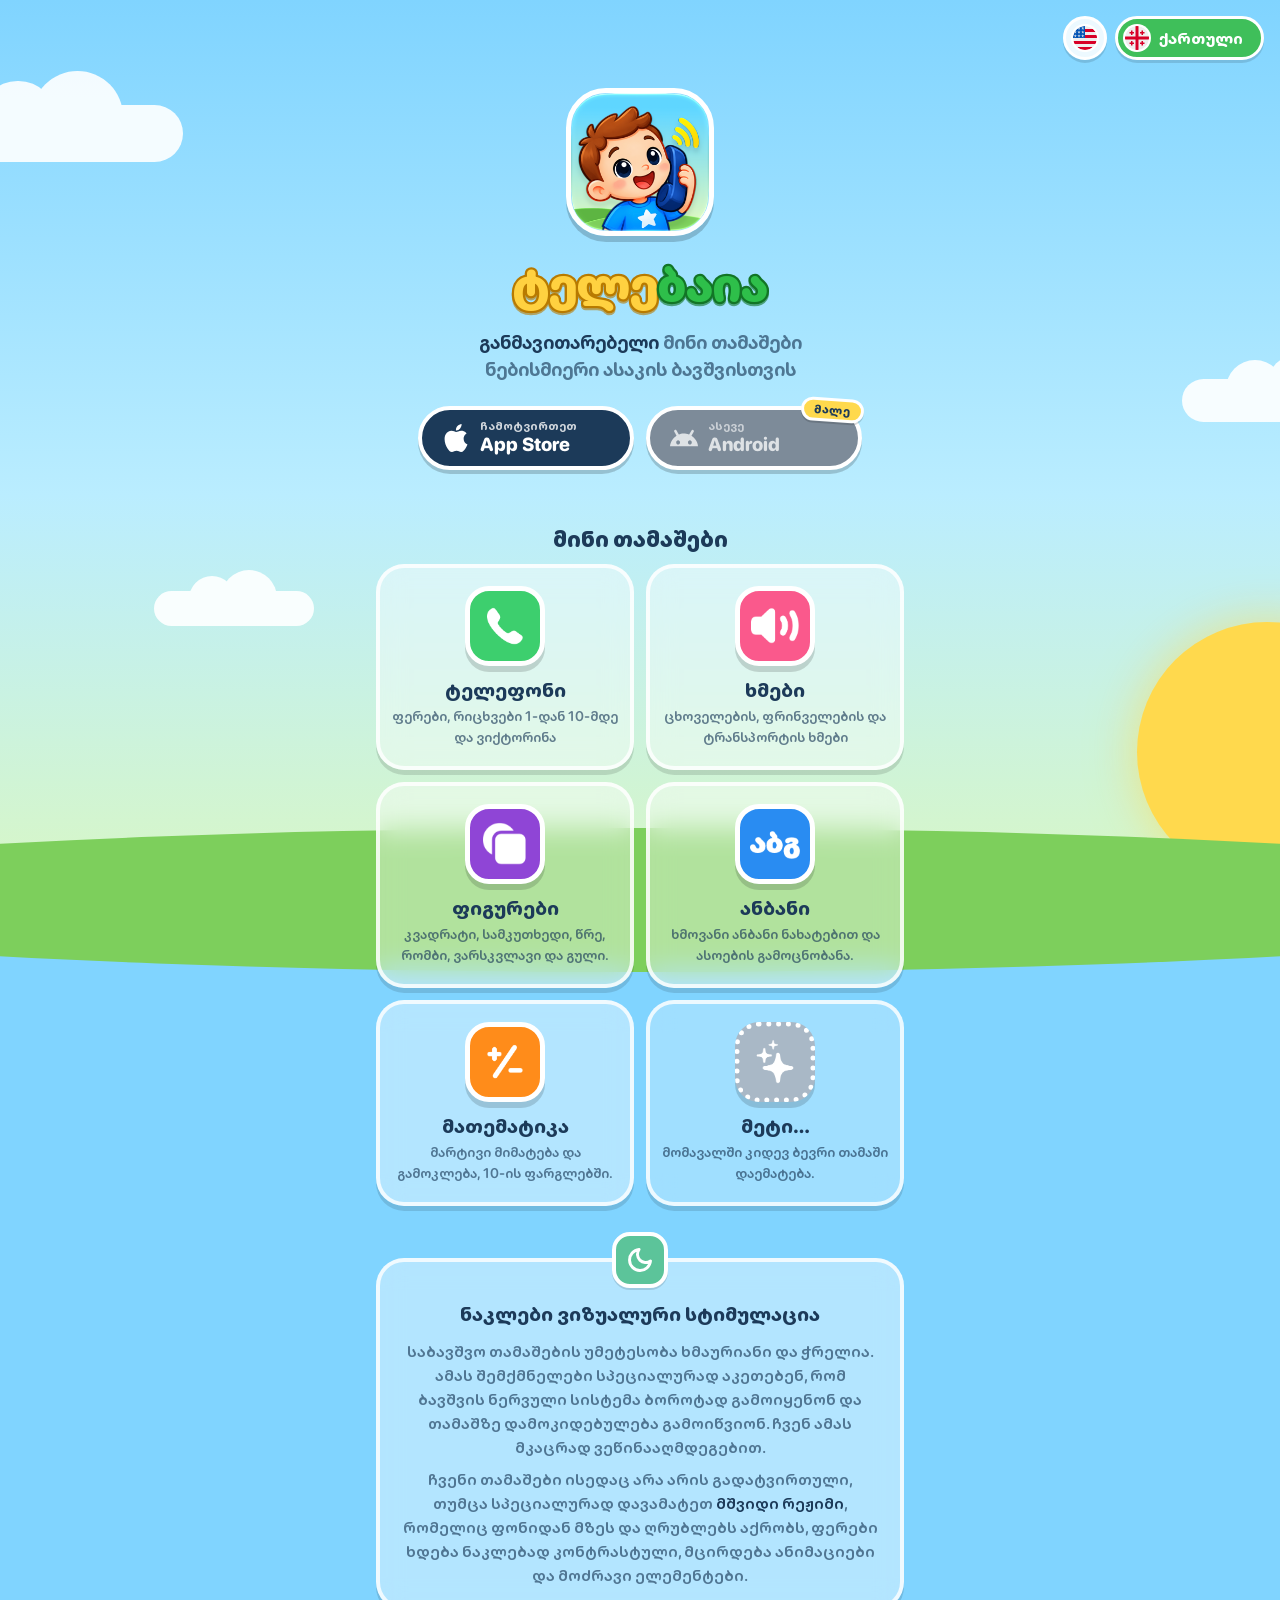
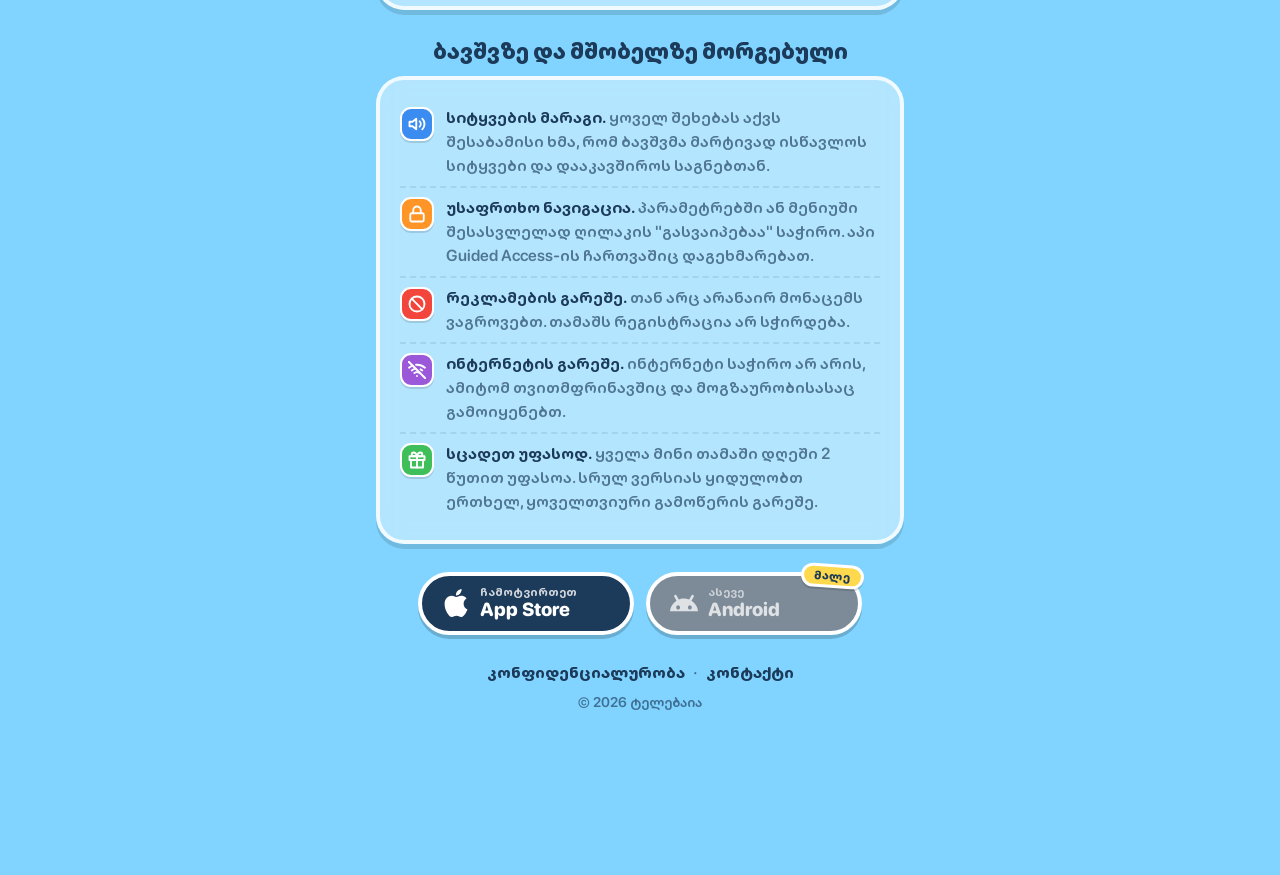
<file: index.html>
<!doctype html>
<html lang="ka">
<head>
<meta charset="utf-8">
<meta name="viewport" content="width=device-width, initial-scale=1, viewport-fit=cover">
<title>Telebaia – A playful phone with brain‑boosting mini games for kids of any age</title>
<meta name="description" content="A playful phone with brain‑boosting mini games for kids of any age: numbers, colors, shapes, letters, math and sounds, all by voice, in Georgian and English.">
<link rel="icon" type="image/png" sizes="32x32" href="favicon-32.png">
<link rel="icon" type="image/png" sizes="256x256" href="icon.png">
<link rel="apple-touch-icon" href="apple-touch-icon.png">
<meta name="theme-color" content="#80d4ff">
<meta name="apple-itunes-app" content="app-id=6832334753">
<link rel="canonical" href="https://telebaia.ge/">
<meta property="og:type" content="website">
<meta property="og:site_name" content="Telebaia">
<meta property="og:title" content="Telebaia">
<meta property="og:description" content="A playful phone with brain‑boosting mini games for kids of any age: numbers, colors, shapes, letters, math and sounds, all by voice, in Georgian and English.">
<meta property="og:url" content="https://telebaia.ge/">
<meta property="og:image" content="https://telebaia.ge/og-image.png">
<meta property="og:image:width" content="1200">
<meta property="og:image:height" content="630">
<meta property="og:image:alt" content="The Telebaia app icon: a smiling boy on the phone, on a sunny sky">
<meta property="og:locale" content="ka_GE">
<meta property="og:locale:alternate" content="en_US">
<meta name="twitter:card" content="summary_large_image">
<meta name="twitter:title" content="Telebaia">
<meta name="twitter:description" content="A playful phone with brain‑boosting mini games for kids of any age: numbers, colors, shapes, letters, math and sounds, all by voice, in Georgian and English.">
<meta name="twitter:image" content="https://telebaia.ge/og-image.png">
<link rel="stylesheet" href="fonts/fonts.css">
<style>
  :root {
    --navy: #1c3a59;
    --navy-soft: rgba(28, 58, 89, 0.65);
    --sky-top: #80d4ff;
    --sky-mid: #baedff;
    --sky-bottom: #d9f7c4;
    --sun: #ffd94d;
    --grass: #7dcf5c;
    --card: rgba(255, 255, 255, 0.85);
    --green: #3fbf5a;
    --red: #f2463d;
    --orange: #ff9526;
    --blue: #3b8cf0;
    --purple: #9b59d9;
  }

  /* Apple's own rounded system font first (SF Pro Rounded); elsewhere the embedded copies in fonts/. */
  * { box-sizing: border-box; font-family: ui-rounded, "Telebaia Rounded"; }

  html { background: var(--sky-top); }

  body {
    margin: 0;
    min-height: 100vh;
    color: var(--navy);
    background: linear-gradient(to bottom, var(--sky-top), var(--sky-mid) 55%, var(--sky-bottom));
    background-attachment: fixed;
    -webkit-font-smoothing: antialiased;
    overflow-x: hidden;
  }

  /* Scenery, fixed behind the page like the app's CandySkyBackground. */
  .sky { position: fixed; inset: 0; pointer-events: none; z-index: 0; }
  .cloud { position: absolute; width: var(--w); height: calc(var(--w) * 0.31); opacity: 0.9; }
  .cloud::before, .cloud::after, .cloud span {
    content: ""; position: absolute; background: #fff; border-radius: 999px;
  }
  .cloud span { left: 0; right: 0; bottom: 0; height: 70%; }
  .cloud::before { width: 29%; aspect-ratio: 1; left: 22%; top: 0; }
  .cloud::after { width: 35%; aspect-ratio: 1; left: 42%; top: -12%; }
  .c1 { --w: min(42vw, 260px); left: -6vw; top: 9vh; }
  .c2 { --w: min(32vw, 200px); right: -8vw; top: 40vh; }
  .c3 { --w: min(26vw, 160px); left: 12vw; top: 64vh; }
  .sun {
    position: absolute; width: min(38vw, 260px); aspect-ratio: 1; border-radius: 50%;
    right: calc(min(38vw, 260px) * -0.45); bottom: 2vh;
    background: var(--sun); box-shadow: 0 0 48px rgba(255, 217, 77, 0.6);
  }
  .grass {
    position: absolute; left: -30vw; right: -30vw; bottom: -8vh; height: 16vh;
    background: var(--grass); border-radius: 50%;
  }

  main {
    position: relative; z-index: 1;
    max-width: 560px; margin: 0 auto;
    padding: 72px 16px 18vh;
  }

  /* Pinned to the window's top-right corner, outside the centered column. */
  .langs { position: absolute; top: 16px; right: 16px; z-index: 2; display: flex; gap: 8px; }
  .langs button {
    font: inherit; font-size: 16px; font-weight: 800; color: var(--navy);
    display: flex; align-items: center;
    padding: 5px; border-radius: 999px; cursor: pointer;
    background: var(--card); border: 3px solid #fff;
    box-shadow: 0 3px 0 rgba(0, 0, 0, 0.12);
    transition: padding 0.3s ease, background-color 0.3s ease, color 0.3s ease;
  }
  .langs button[aria-pressed="true"] { background: var(--green); color: #fff; padding-right: 18px; }
  /* Only the active language shows its name; the others shrink to the flag.
     Still in the accessibility tree, so each button keeps its label. */
  .langs button span {
    max-width: 0; margin-left: 0; opacity: 0; overflow: hidden; white-space: nowrap;
    transition: max-width 0.3s ease, margin-left 0.3s ease, opacity 0.2s ease;
  }
  .langs button[aria-pressed="true"] span { max-width: 120px; margin-left: 8px; opacity: 1; }
  .langs button:active { transform: scale(0.95); }
  /* The flag in a white ring, like the app's language pills. */
  .langs img { width: 28px; height: 28px; padding: 2px; border-radius: 50%; background: #fff; }

  .hero { text-align: center; padding: 16px 0 28px; }
  .hero img {
    width: 148px; height: 148px; border-radius: 40px;
    border: 5px solid #fff; box-shadow: 0 6px 0 rgba(0, 0, 0, 0.18);
  }
  h1 { font-size: clamp(36px, 10vw, 48px); font-weight: 900; line-height: 1.1; margin: 18px 0 18px; }
  /* Like the app's splash: Phone's yellow color word style, a darker outline and shadow of each half's color. */
  h1 span { paint-order: stroke fill; -webkit-text-stroke: 0.096em var(--stroke); }
  h1 .tele { color: #ffd140; --stroke: #b87a00; filter: drop-shadow(0 0.058em 0 rgba(184, 122, 0, 0.6)); }
  h1 .baia { color: #2ebf4a; --stroke: #127526; filter: drop-shadow(0 0.058em 0 rgba(18, 117, 38, 0.6)); }
  .tagline { font-size: 19px; font-weight: 700; line-height: 1.45; color: var(--navy-soft); margin: 0 auto; max-width: 420px; }
  .tagline strong { color: var(--navy); font-weight: inherit; }
  .stores { display: flex; flex-wrap: wrap; justify-content: center; gap: 12px; margin-top: 22px; }
  .store {
    position: relative; display: flex; align-items: center; gap: 10px; flex: 0 1 216px;
    text-align: left; text-decoration: none; color: #fff;
    background: var(--navy); border: 4px solid #fff; border-radius: 999px;
    padding: 10px 24px 10px 20px; box-shadow: 0 4px 0 rgba(0, 0, 0, 0.18);
  }
  /* The same buttons again after the features, for whoever scrolled down. */
  .stores-again { margin-top: 28px; }
  .store svg { width: 28px; height: 28px; flex: none; }
  .store span { display: flex; flex-direction: column; font-size: 19px; font-weight: 800; line-height: 1.15; }
  .store small { font-size: 12px; font-weight: 700; opacity: 0.8; }
  a.store:active { transform: scale(0.96); }
  .store.disabled { background: #7d8b99; }
  .store.disabled svg, .store.disabled span { opacity: 0.75; }
  .badge {
    position: absolute; top: -12px; right: -6px;
    font-size: 12px; font-style: normal; font-weight: 800; color: var(--navy);
    background: var(--sun); border: 3px solid #fff; border-radius: 999px;
    padding: 2px 10px; box-shadow: 0 2px 0 rgba(0, 0, 0, 0.15); transform: rotate(4deg);
  }

  /* Frosted glass, so the colored icons stand out. */
  .card {
    background: rgba(255, 255, 255, 0.4); border: 4px solid rgba(255, 255, 255, 0.8); border-radius: 28px;
    -webkit-backdrop-filter: blur(14px); backdrop-filter: blur(14px);
    box-shadow: 0 5px 0 rgba(0, 0, 0, 0.12);
    padding: 18px 20px; margin-bottom: 16px;
  }
  h2 { font-size: 22px; font-weight: 900; margin: 28px 4px 12px; text-align: center; }
  h3 { font-size: 20px; font-weight: 800; margin: 0 0 4px; }
  p, li { font-size: 16px; font-weight: 600; line-height: 1.5; color: var(--navy-soft); margin: 0; }

  /* The mini-apps, like the home screen's icon grid. */
  .apps { display: grid; grid-template-columns: 1fr 1fr; gap: 12px; }
  .app { margin: 0; text-align: center; padding: 18px 12px; }
  /* The home screen's icons: a white SF Symbol on the app's color. */
  .app .icon {
    width: 80px; height: 80px; margin: 0 auto 12px; border-radius: 24px;
    display: grid; place-items: center;
    border: 5px solid #fff; box-shadow: 0 6px 0 rgba(0, 0, 0, 0.15);
  }
  .app p { font-size: 14px; }
  /* The placeholder for games still to come: a little quieter, with a dotted icon. */
  .app.soon { background: rgba(255, 255, 255, 0.25); }
  .app.soon .icon { background: #a9b8c6; border-style: dotted; }

  .points { list-style: none; padding: 0; margin: 0; }
  .points li { display: flex; gap: 12px; align-items: flex-start; padding: 8px 0; }
  .points li + li { border-top: 2px dashed rgba(28, 58, 89, 0.1); }
  /* A small home-screen-style icon: a white Feather icon on a color. */
  .dot {
    flex: none; width: 34px; height: 34px; border-radius: 11px; margin-top: 1px;
    display: grid; place-items: center; color: #fff; background: var(--c);
    border: 2px solid #fff; box-shadow: 0 2px 0 rgba(0, 0, 0, 0.12);
  }
  .fi {
    width: 18px; height: 18px; fill: none; stroke: currentColor;
    stroke-width: 2.5; stroke-linecap: round; stroke-linejoin: round;
  }

  /* Calm mode gets its own card. */
  /* Its icon sits on the card's top edge, so the text gets the full width. */
  .calm { position: relative; margin-top: 52px; padding-top: 40px; text-align: center; }
  .calm .dot {
    position: absolute; top: -30px; left: 50%; transform: translateX(-50%);
    width: 56px; height: 56px; border-radius: 18px; border-width: 4px; margin: 0;
  }
  .calm .dot .fi { width: 28px; height: 28px; }
  .calm h3 { margin-bottom: 14px; }
  .calm strong { color: var(--navy); font-weight: inherit; }
  .calm p + p { margin-top: 8px; }
  .points strong { color: var(--navy); }

  footer { text-align: center; margin-top: 28px; }
  footer a { color: var(--navy); font-weight: 800; font-size: 16px; text-decoration: none; }
  footer a:hover { text-decoration: underline; }
  footer p { font-size: 14px; margin-top: 10px; }
  footer .sep { color: var(--navy-soft); margin: 0 8px; }

  /* Without JavaScript both languages show, one after the other. */
  .js [data-lang]:not(.active) { display: none; }
  html:not(.js) .lang + .lang { margin-top: 48px; }
</style>
</head>
<body>
<!-- Feather icons (feathericons.com, MIT), drawn with <use>. -->
<svg width="0" height="0" style="position: absolute" aria-hidden="true">
  <symbol id="fi-volume-2" viewBox="0 0 24 24"><polygon points="11 5 6 9 2 9 2 15 6 15 11 19 11 5"></polygon><path d="M19.07 4.93a10 10 0 0 1 0 14.14M15.54 8.46a5 5 0 0 1 0 7.07"></path></symbol>
  <symbol id="fi-moon" viewBox="0 0 24 24"><path d="M21 12.79A9 9 0 1 1 11.21 3 7 7 0 0 0 21 12.79z"></path></symbol>
  <symbol id="fi-lock" viewBox="0 0 24 24"><rect x="3" y="11" width="18" height="11" rx="2" ry="2"></rect><path d="M7 11V7a5 5 0 0 1 10 0v4"></path></symbol>
  <symbol id="fi-slash" viewBox="0 0 24 24"><circle cx="12" cy="12" r="10"></circle><line x1="4.93" y1="4.93" x2="19.07" y2="19.07"></line></symbol>
  <symbol id="fi-wifi-off" viewBox="0 0 24 24"><line x1="1" y1="1" x2="23" y2="23"></line><path d="M16.72 11.06A10.94 10.94 0 0 1 19 12.55"></path><path d="M5 12.55a10.94 10.94 0 0 1 5.17-2.39"></path><path d="M10.71 5.05A16 16 0 0 1 22.58 9"></path><path d="M1.42 9a15.91 15.91 0 0 1 4.7-2.88"></path><path d="M8.53 16.11a6 6 0 0 1 6.95 0"></path><line x1="12" y1="20" x2="12.01" y2="20"></line></symbol>
  <symbol id="fi-gift" viewBox="0 0 24 24"><polyline points="20 12 20 22 4 22 4 12"></polyline><rect x="2" y="7" width="20" height="5"></rect><line x1="12" y1="22" x2="12" y2="7"></line><path d="M12 7H7.5a2.5 2.5 0 0 1 0-5C11 2 12 7 12 7z"></path><path d="M12 7h4.5a2.5 2.5 0 0 0 0-5C13 2 12 7 12 7z"></path></symbol>
</svg>
<div class="sky" aria-hidden="true">
  <div class="cloud c1"><span></span></div>
  <div class="cloud c2"><span></span></div>
  <div class="cloud c3"><span></span></div>
  <div class="sun"></div>
  <div class="grass"></div>
</div>

<div class="langs" role="group" aria-label="Language">
  <button type="button" data-set-lang="en" aria-pressed="false"><img src="img/flag-en.svg" alt=""><span>English</span></button>
  <button type="button" data-set-lang="ka" aria-pressed="true"><img src="img/flag-ka.svg" alt=""><span>ქართული</span></button>
</div>

<main>

  <!-- English -->
  <section class="lang" data-lang="en" lang="en">
    <div class="hero">
      <img src="icon.png" alt="Telebaia app icon">
      <h1><span class="tele">Tele</span><span class="baia">baia</span></h1>
      <p class="tagline">A playful phone with <strong>brain‑boosting</strong> mini games for kids of any age</p>
      <div class="stores">
        <a class="store" href="https://apps.apple.com/us/app/telebaia/id6832334753"><svg viewBox="0 0 24 24" aria-hidden="true"><path fill="currentColor" d="M12.152 6.896c-.948 0-2.415-1.078-3.96-1.04-2.04.027-3.91 1.183-4.961 3.014-2.117 3.675-.546 9.103 1.519 12.09 1.013 1.454 2.208 3.09 3.792 3.039 1.52-.065 2.09-.987 3.935-.987 1.831 0 2.35.987 3.96.948 1.637-.026 2.676-1.48 3.676-2.948 1.156-1.688 1.636-3.325 1.662-3.415-.039-.013-3.182-1.221-3.22-4.857-.026-3.04 2.48-4.494 2.597-4.559-1.429-2.09-3.623-2.324-4.39-2.376-2-.156-3.675 1.09-4.61 1.09zM15.53 3.83c.843-1.012 1.4-2.427 1.245-3.83-1.207.052-2.662.805-3.532 1.818-.78.896-1.454 2.338-1.273 3.714 1.338.104 2.715-.688 3.559-1.701"/></svg><span><small>Download on the</small>App Store</span></a>
        <div class="store disabled" aria-disabled="true"><svg viewBox="0 0 24 24" aria-hidden="true"><path fill="currentColor" d="M18.4395 5.5586c-.675 1.1664-1.352 2.3318-2.0274 3.498-.0366-.0155-.0742-.0286-.1113-.043-1.8249-.6957-3.484-.8-4.42-.787-1.8551.0185-3.3544.4643-4.2597.8203-.084-.1494-1.7526-3.021-2.0215-3.4864a1.1451 1.1451 0 0 0-.1406-.1914c-.3312-.364-.9054-.4859-1.379-.203-.475.282-.7136.9361-.3886 1.5019 1.9466 3.3696-.0966-.2158 1.9473 3.3593.0172.031-.4946.2642-1.3926 1.0177C2.8987 12.176.452 14.772 0 18.9902h24c-.119-1.1108-.3686-2.099-.7461-3.0683-.7438-1.9118-1.8435-3.2928-2.7402-4.1836a12.1048 12.1048 0 0 0-2.1309-1.6875c.6594-1.122 1.312-2.2559 1.9649-3.3848.2077-.3615.1886-.7956-.0254-1.1385a1.1368 1.1368 0 0 0-.9155-.5267c-.4023-.0195-.7806.1786-.9673.5578zM6.9629 13.9238c.9246.0137 1.6524.8278 1.6524 1.8457 0 1.0178-.7278 1.8457-1.6524 1.8457-.9259-.0138-1.6523-.828-1.6523-1.8457s.7264-1.8457 1.6523-1.8457zm10.0742 0c.9246.0137 1.6524.8278 1.6524 1.8457 0 1.0178-.7278 1.8457-1.6524 1.8457-.926-.0138-1.6523-.828-1.6523-1.8457s.7264-1.8457 1.6523-1.8457z"/></svg><span><small>Get it for</small>Android</span><em class="badge">Coming soon</em></div>
      </div>
    </div>

    <h2>Little apps inside</h2>
    <div class="apps">
      <div class="card app">
        <div class="icon" style="background: #3dcf6e"><img src="img/app-phone.png" width="44" alt=""></div>
        <h3>Phone</h3>
        <p>Numbers 1 to 10, colors and a “where is…?” quiz.</p>
      </div>
      <div class="card app">
        <div class="icon" style="background: #fa598c"><img src="img/app-sounds.png" width="60" alt=""></div>
        <h3>Sounds</h3>
        <p>Farm animals, wild animals and vehicles, with their real sounds.</p>
      </div>
      <div class="card app">
        <div class="icon" style="background: #8f45d6"><img src="img/app-shapes.png" width="50" style="margin-top: 3px" alt=""></div>
        <h3>Shapes</h3>
        <p>Square, triangle, circle, diamond, star and heart.</p>
      </div>
      <div class="card app">
        <div class="icon" style="background: #298cf2"><img src="img/app-alphabet-en.png" width="52" style="margin-top: 3px" alt=""></div>
        <h3>Alphabet</h3>
        <p>Every letter with a picture, and a quiz to guess the first letter.</p>
      </div>
      <div class="card app">
        <div class="icon" style="background: #ff8c1a"><img src="img/app-math.png" width="44" alt=""></div>
        <h3>Math</h3>
        <p>First addition and subtraction, all within 10.</p>
      </div>
      <div class="card app soon">
        <div class="icon"><img src="img/app-more.png" width="44" alt=""></div>
        <h3>More…</h3>
        <p>More little games are on the way.</p>
      </div>
    </div>

    <div class="card calm">
      <span class="dot" style="--c: #5cc49a"><svg class="fi"><use href="#fi-moon"/></svg></span>
      <div>
        <h3>Low visual stimulation</h3>
        <p>Many kids' apps are loud and flashy. Game makers do this on purpose, to exploit a child's nervous system and get them hooked on the game. We strongly oppose this.</p>
        <p>Our games aren't overloaded to begin with, but we still added a <strong>calm mode</strong>: it takes the sun and clouds out of the background, makes colors less contrasting, and cuts down animations and moving elements.</p>
      </div>
    </div>

    <h2>Made for kids and parents</h2>
    <div class="card">
      <ul class="points">
        <li><span class="dot" style="--c: #3b8cf0"><svg class="fi"><use href="#fi-volume-2"/></svg></span><p><strong>Everything by voice.</strong> Friendly recorded voice in Georgian and English.</p></li>
        <li><span class="dot" style="--c: #ff9526"><svg class="fi"><use href="#fi-lock"/></svg></span><p><strong>Hard to leave by accident.</strong> Back and settings need a swipe, and the app guides you through Guided Access.</p></li>
        <li><span class="dot" style="--c: #f2463d"><svg class="fi"><use href="#fi-slash"/></svg></span><p><strong>No ads, no tracking, no data.</strong> Nothing leaves the device and we don't collect any kind of data.</p></li>
        <li><span class="dot" style="--c: #9b59d9"><svg class="fi"><use href="#fi-wifi-off"/></svg></span><p><strong>Works offline.</strong> No internet needed, so it's fine on a plane or a long trip.</p></li>
        <li><span class="dot" style="--c: #3fbf5a"><svg class="fi"><use href="#fi-gift"/></svg></span><p><strong>Try it free.</strong> Every little app has 2 minutes of free play a day. The full version is a one-time purchase, no subscription.</p></li>
      </ul>
    </div>

    <div class="stores stores-again">
      <a class="store" href="https://apps.apple.com/us/app/telebaia/id6832334753"><svg viewBox="0 0 24 24" aria-hidden="true"><path fill="currentColor" d="M12.152 6.896c-.948 0-2.415-1.078-3.96-1.04-2.04.027-3.91 1.183-4.961 3.014-2.117 3.675-.546 9.103 1.519 12.09 1.013 1.454 2.208 3.09 3.792 3.039 1.52-.065 2.09-.987 3.935-.987 1.831 0 2.35.987 3.96.948 1.637-.026 2.676-1.48 3.676-2.948 1.156-1.688 1.636-3.325 1.662-3.415-.039-.013-3.182-1.221-3.22-4.857-.026-3.04 2.48-4.494 2.597-4.559-1.429-2.09-3.623-2.324-4.39-2.376-2-.156-3.675 1.09-4.61 1.09zM15.53 3.83c.843-1.012 1.4-2.427 1.245-3.83-1.207.052-2.662.805-3.532 1.818-.78.896-1.454 2.338-1.273 3.714 1.338.104 2.715-.688 3.559-1.701"/></svg><span><small>Download on the</small>App Store</span></a>
      <div class="store disabled" aria-disabled="true"><svg viewBox="0 0 24 24" aria-hidden="true"><path fill="currentColor" d="M18.4395 5.5586c-.675 1.1664-1.352 2.3318-2.0274 3.498-.0366-.0155-.0742-.0286-.1113-.043-1.8249-.6957-3.484-.8-4.42-.787-1.8551.0185-3.3544.4643-4.2597.8203-.084-.1494-1.7526-3.021-2.0215-3.4864a1.1451 1.1451 0 0 0-.1406-.1914c-.3312-.364-.9054-.4859-1.379-.203-.475.282-.7136.9361-.3886 1.5019 1.9466 3.3696-.0966-.2158 1.9473 3.3593.0172.031-.4946.2642-1.3926 1.0177C2.8987 12.176.452 14.772 0 18.9902h24c-.119-1.1108-.3686-2.099-.7461-3.0683-.7438-1.9118-1.8435-3.2928-2.7402-4.1836a12.1048 12.1048 0 0 0-2.1309-1.6875c.6594-1.122 1.312-2.2559 1.9649-3.3848.2077-.3615.1886-.7956-.0254-1.1385a1.1368 1.1368 0 0 0-.9155-.5267c-.4023-.0195-.7806.1786-.9673.5578zM6.9629 13.9238c.9246.0137 1.6524.8278 1.6524 1.8457 0 1.0178-.7278 1.8457-1.6524 1.8457-.9259-.0138-1.6523-.828-1.6523-1.8457s.7264-1.8457 1.6523-1.8457zm10.0742 0c.9246.0137 1.6524.8278 1.6524 1.8457 0 1.0178-.7278 1.8457-1.6524 1.8457-.926-.0138-1.6523-.828-1.6523-1.8457s.7264-1.8457 1.6523-1.8457z"/></svg><span><small>Get it for</small>Android</span><em class="badge">Coming soon</em></div>
    </div>

    <footer>
      <a href="privacy/?lang=en">Privacy Policy</a><span class="sep">·</span><a href="mailto:me@stichoza.com">Contact</a>
      <p>© 2026 Telebaia</p>
    </footer>
  </section>

  <!-- Georgian -->
  <section class="lang active" data-lang="ka" lang="ka">
    <div class="hero">
      <img src="icon.png" alt="ტელებაიას აპის ხატულა">
      <h1><span class="tele">ტელე</span><span class="baia">ბაია</span></h1>
      <p class="tagline"><strong>განმავითარებელი</strong> მინი თამაშები ნებისმიერი ასაკის ბავშვისთვის</p>
      <div class="stores">
        <a class="store" href="https://apps.apple.com/us/app/telebaia/id6832334753"><svg viewBox="0 0 24 24" aria-hidden="true"><path fill="currentColor" d="M12.152 6.896c-.948 0-2.415-1.078-3.96-1.04-2.04.027-3.91 1.183-4.961 3.014-2.117 3.675-.546 9.103 1.519 12.09 1.013 1.454 2.208 3.09 3.792 3.039 1.52-.065 2.09-.987 3.935-.987 1.831 0 2.35.987 3.96.948 1.637-.026 2.676-1.48 3.676-2.948 1.156-1.688 1.636-3.325 1.662-3.415-.039-.013-3.182-1.221-3.22-4.857-.026-3.04 2.48-4.494 2.597-4.559-1.429-2.09-3.623-2.324-4.39-2.376-2-.156-3.675 1.09-4.61 1.09zM15.53 3.83c.843-1.012 1.4-2.427 1.245-3.83-1.207.052-2.662.805-3.532 1.818-.78.896-1.454 2.338-1.273 3.714 1.338.104 2.715-.688 3.559-1.701"/></svg><span><small>ჩამოტვირთეთ</small>App Store</span></a>
        <div class="store disabled" aria-disabled="true"><svg viewBox="0 0 24 24" aria-hidden="true"><path fill="currentColor" d="M18.4395 5.5586c-.675 1.1664-1.352 2.3318-2.0274 3.498-.0366-.0155-.0742-.0286-.1113-.043-1.8249-.6957-3.484-.8-4.42-.787-1.8551.0185-3.3544.4643-4.2597.8203-.084-.1494-1.7526-3.021-2.0215-3.4864a1.1451 1.1451 0 0 0-.1406-.1914c-.3312-.364-.9054-.4859-1.379-.203-.475.282-.7136.9361-.3886 1.5019 1.9466 3.3696-.0966-.2158 1.9473 3.3593.0172.031-.4946.2642-1.3926 1.0177C2.8987 12.176.452 14.772 0 18.9902h24c-.119-1.1108-.3686-2.099-.7461-3.0683-.7438-1.9118-1.8435-3.2928-2.7402-4.1836a12.1048 12.1048 0 0 0-2.1309-1.6875c.6594-1.122 1.312-2.2559 1.9649-3.3848.2077-.3615.1886-.7956-.0254-1.1385a1.1368 1.1368 0 0 0-.9155-.5267c-.4023-.0195-.7806.1786-.9673.5578zM6.9629 13.9238c.9246.0137 1.6524.8278 1.6524 1.8457 0 1.0178-.7278 1.8457-1.6524 1.8457-.9259-.0138-1.6523-.828-1.6523-1.8457s.7264-1.8457 1.6523-1.8457zm10.0742 0c.9246.0137 1.6524.8278 1.6524 1.8457 0 1.0178-.7278 1.8457-1.6524 1.8457-.926-.0138-1.6523-.828-1.6523-1.8457s.7264-1.8457 1.6523-1.8457z"/></svg><span><small>ასევე</small>Android</span><em class="badge">მალე</em></div>
      </div>
    </div>

    <h2>მინი თამაშები</h2>
    <div class="apps">
      <div class="card app">
        <div class="icon" style="background: #3dcf6e"><img src="img/app-phone.png" width="44" alt=""></div>
        <h3>ტელეფონი</h3>
        <p>ფერები, რიცხვები 1-დან 10-მდე და ვიქტორინა</p>
      </div>
      <div class="card app">
        <div class="icon" style="background: #fa598c"><img src="img/app-sounds.png" width="60" alt=""></div>
        <h3>ხმები</h3>
        <p>ცხოველების, ფრინველების და ტრანსპორტის ხმები</p>
      </div>
      <div class="card app">
        <div class="icon" style="background: #8f45d6"><img src="img/app-shapes.png" width="50" style="margin-top: 3px" alt=""></div>
        <h3>ფიგურები</h3>
        <p>კვადრატი, სამკუთხედი, წრე, რომბი, ვარსკვლავი და გული.</p>
      </div>
      <div class="card app">
        <div class="icon" style="background: #298cf2"><img src="img/app-alphabet-ka.png" width="50" style="margin-top: 3px" alt=""></div>
        <h3>ანბანი</h3>
        <p>ხმოვანი ანბანი ნახატებით და ასოების გამოცნობანა.</p>
      </div>
      <div class="card app">
        <div class="icon" style="background: #ff8c1a"><img src="img/app-math.png" width="44" alt=""></div>
        <h3>მათემატიკა</h3>
        <p>მარტივი მიმატება და გამოკლება, 10-ის ფარგლებში.</p>
      </div>
      <div class="card app soon">
        <div class="icon"><img src="img/app-more.png" width="44" alt=""></div>
        <h3>მეტი…</h3>
        <p>მომავალში კიდევ ბევრი თამაში დაემატება.</p>
      </div>
    </div>

    <div class="card calm">
      <span class="dot" style="--c: #5cc49a"><svg class="fi"><use href="#fi-moon"/></svg></span>
      <div>
        <h3>ნაკლები ვიზუალური სტიმულაცია</h3>
        <p>საბავშვო თამაშების უმეტესობა ხმაურიანი და ჭრელია. ამას შემქმნელები სპეციალურად აკეთებენ, რომ ბავშვის ნერვული სისტემა ბოროტად გამოიყენონ და თამაშზე დამოკიდებულება გამოიწვიონ. ჩვენ ამას მკაცრად ვეწინააღმდეგებით.</p>
        <p>ჩვენი თამაშები ისედაც არა არის გადატვირთული, თუმცა სპეციალურად დავამატეთ <strong>მშვიდი რეჟიმი</strong>, რომელიც ფონიდან მზეს და ღრუბლებს აქრობს, ფერები ხდება ნაკლებად კონტრასტული, მცირდება ანიმაციები და მოძრავი ელემენტები.</p>
      </div>
    </div>

    <h2>ბავშვზე და მშობელზე მორგებული</h2>
    <div class="card">
      <ul class="points">
        <li><span class="dot" style="--c: #3b8cf0"><svg class="fi"><use href="#fi-volume-2"/></svg></span><p><strong>სიტყვების მარაგი.</strong> ყოველ შეხებას აქვს შესაბამისი ხმა, რომ ბავშვმა მარტივად ისწავლოს სიტყვები და დააკავშიროს საგნებთან.</p></li>
        <li><span class="dot" style="--c: #ff9526"><svg class="fi"><use href="#fi-lock"/></svg></span><p><strong>უსაფრთხო ნავიგაცია.</strong> პარამეტრებში ან მენიუში შესასვლელად ღილაკის "გასვაიპებაა" საჭირო. აპი Guided Access-ის ჩართვაშიც დაგეხმარებათ.</p></li>
        <li><span class="dot" style="--c: #f2463d"><svg class="fi"><use href="#fi-slash"/></svg></span><p><strong>რეკლამების გარეშე.</strong> თან არც არანაირ მონაცემს ვაგროვებთ. თამაშს რეგისტრაცია არ სჭირდება.</p></li>
        <li><span class="dot" style="--c: #9b59d9"><svg class="fi"><use href="#fi-wifi-off"/></svg></span><p><strong>ინტერნეტის გარეშე.</strong> ინტერნეტი საჭირო არ არის, ამიტომ თვითმფრინავშიც და მოგზაურობისასაც გამოიყენებთ.</p></li>
        <li><span class="dot" style="--c: #3fbf5a"><svg class="fi"><use href="#fi-gift"/></svg></span><p><strong>სცადეთ უფასოდ.</strong> ყველა მინი თამაში დღეში 2 წუთით უფასოა. სრულ ვერსიას ყიდულობთ ერთხელ, ყოველთვიური გამოწერის გარეშე.</p></li>
      </ul>
    </div>

    <div class="stores stores-again">
      <a class="store" href="https://apps.apple.com/us/app/telebaia/id6832334753"><svg viewBox="0 0 24 24" aria-hidden="true"><path fill="currentColor" d="M12.152 6.896c-.948 0-2.415-1.078-3.96-1.04-2.04.027-3.91 1.183-4.961 3.014-2.117 3.675-.546 9.103 1.519 12.09 1.013 1.454 2.208 3.09 3.792 3.039 1.52-.065 2.09-.987 3.935-.987 1.831 0 2.35.987 3.96.948 1.637-.026 2.676-1.48 3.676-2.948 1.156-1.688 1.636-3.325 1.662-3.415-.039-.013-3.182-1.221-3.22-4.857-.026-3.04 2.48-4.494 2.597-4.559-1.429-2.09-3.623-2.324-4.39-2.376-2-.156-3.675 1.09-4.61 1.09zM15.53 3.83c.843-1.012 1.4-2.427 1.245-3.83-1.207.052-2.662.805-3.532 1.818-.78.896-1.454 2.338-1.273 3.714 1.338.104 2.715-.688 3.559-1.701"/></svg><span><small>ჩამოტვირთეთ</small>App Store</span></a>
      <div class="store disabled" aria-disabled="true"><svg viewBox="0 0 24 24" aria-hidden="true"><path fill="currentColor" d="M18.4395 5.5586c-.675 1.1664-1.352 2.3318-2.0274 3.498-.0366-.0155-.0742-.0286-.1113-.043-1.8249-.6957-3.484-.8-4.42-.787-1.8551.0185-3.3544.4643-4.2597.8203-.084-.1494-1.7526-3.021-2.0215-3.4864a1.1451 1.1451 0 0 0-.1406-.1914c-.3312-.364-.9054-.4859-1.379-.203-.475.282-.7136.9361-.3886 1.5019 1.9466 3.3696-.0966-.2158 1.9473 3.3593.0172.031-.4946.2642-1.3926 1.0177C2.8987 12.176.452 14.772 0 18.9902h24c-.119-1.1108-.3686-2.099-.7461-3.0683-.7438-1.9118-1.8435-3.2928-2.7402-4.1836a12.1048 12.1048 0 0 0-2.1309-1.6875c.6594-1.122 1.312-2.2559 1.9649-3.3848.2077-.3615.1886-.7956-.0254-1.1385a1.1368 1.1368 0 0 0-.9155-.5267c-.4023-.0195-.7806.1786-.9673.5578zM6.9629 13.9238c.9246.0137 1.6524.8278 1.6524 1.8457 0 1.0178-.7278 1.8457-1.6524 1.8457-.9259-.0138-1.6523-.828-1.6523-1.8457s.7264-1.8457 1.6523-1.8457zm10.0742 0c.9246.0137 1.6524.8278 1.6524 1.8457 0 1.0178-.7278 1.8457-1.6524 1.8457-.926-.0138-1.6523-.828-1.6523-1.8457s.7264-1.8457 1.6523-1.8457z"/></svg><span><small>ასევე</small>Android</span><em class="badge">მალე</em></div>
    </div>

    <footer>
      <a href="privacy/?lang=ka">კონფიდენციალურობა</a><span class="sep">·</span><a href="mailto:me@stichoza.com">კონტაქტი</a>
      <p>© 2026 ტელებაია</p>
    </footer>
  </section>
</main>

<script>
  (function () {
    document.documentElement.classList.add("js");
    var buttons = document.querySelectorAll("[data-set-lang]");
    var sections = document.querySelectorAll("section[data-lang]");

    function show(lang) {
      sections.forEach(function (s) { s.classList.toggle("active", s.dataset.lang === lang); });
      buttons.forEach(function (b) { b.setAttribute("aria-pressed", String(b.dataset.setLang === lang)); });
      document.documentElement.lang = lang;
      document.title = lang === "ka"
        ? "ტელებაია – განმავითარებელი მინი თამაშები ნებისმიერი ასაკის ბავშვისთვის"
        : "Telebaia – A playful phone with brain‑boosting mini games for kids of any age";
    }

    buttons.forEach(function (b) {
      b.addEventListener("click", function () {
        show(b.dataset.setLang);
        var url = new URL(location.href);
        url.searchParams.set("lang", b.dataset.setLang);
        history.replaceState(null, "", url);
      });
    });

    // ?lang=en shows English; ?lang=ka, no lang or anything else shows Georgian.
    var lang = (new URLSearchParams(location.search).get("lang") || "").toLowerCase();
    show(lang === "en" ? "en" : "ka");
  })();
</script>
</body>
</html>
</file>
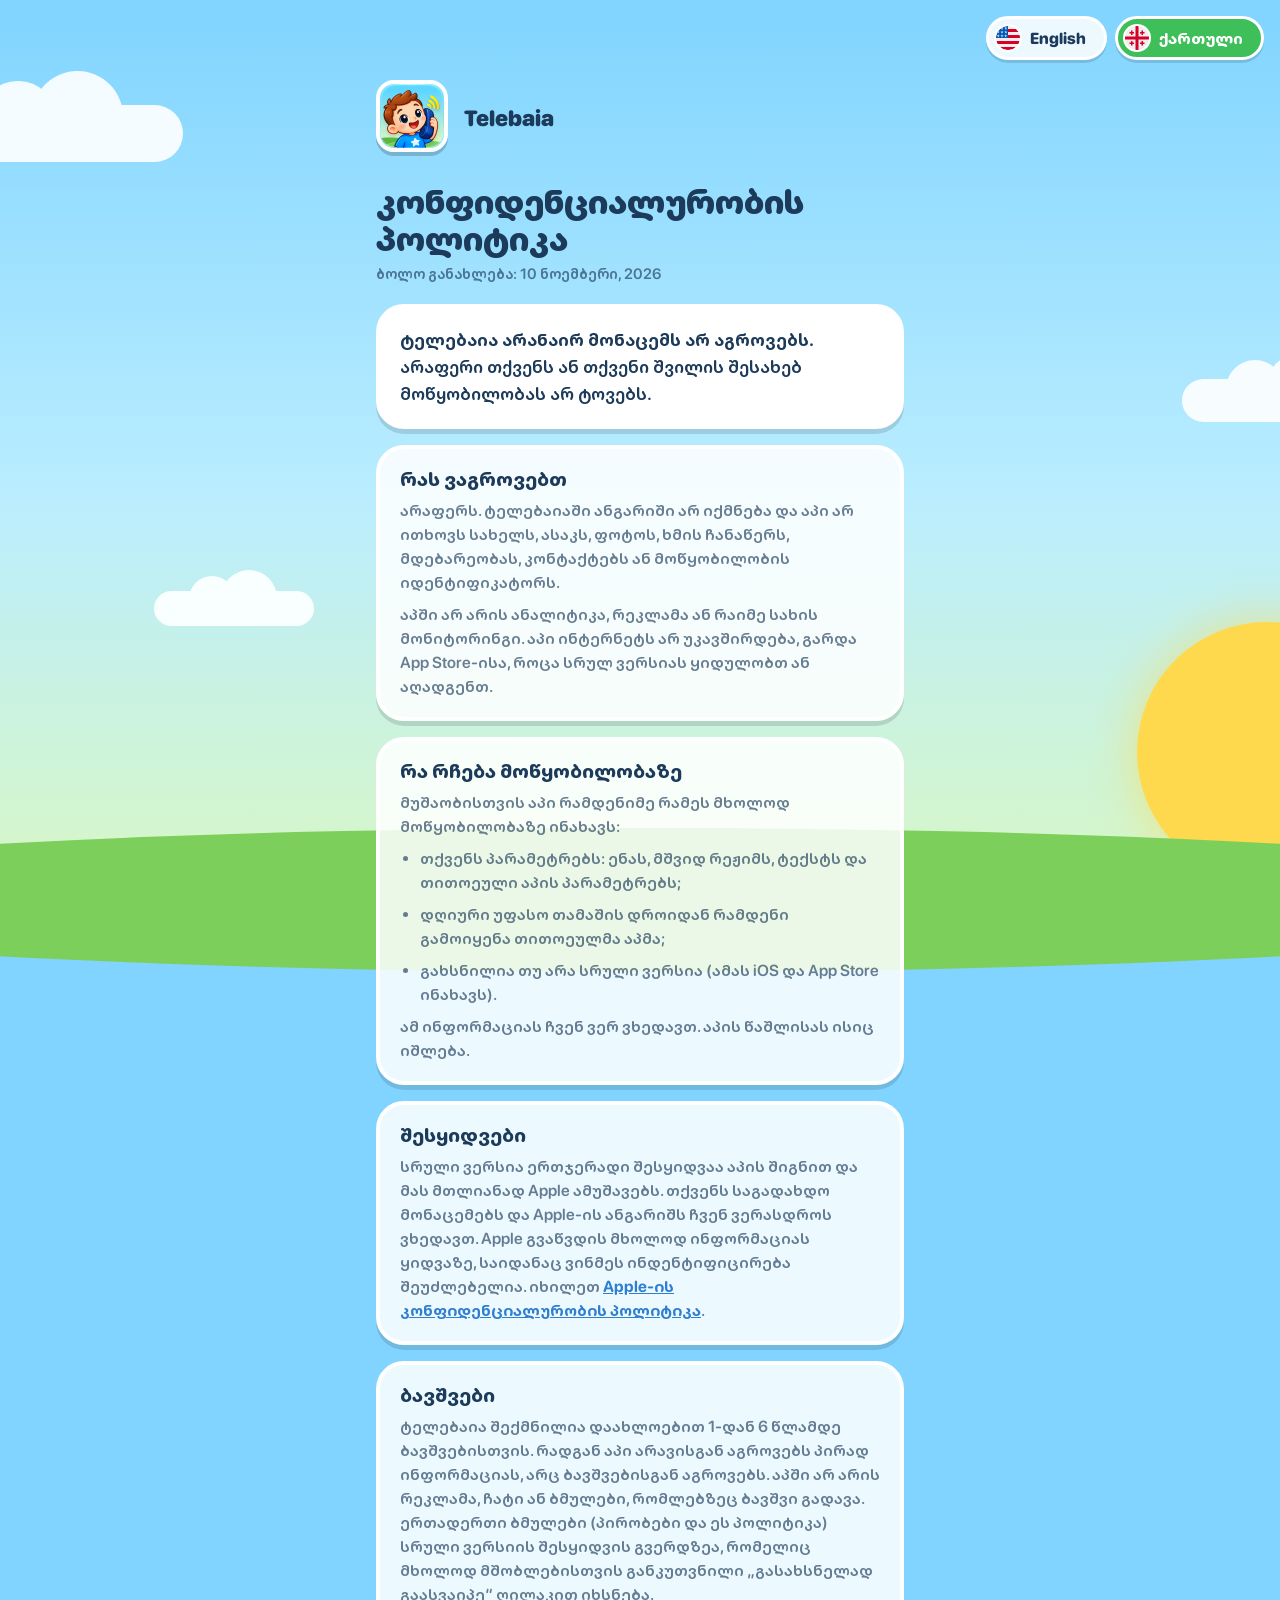
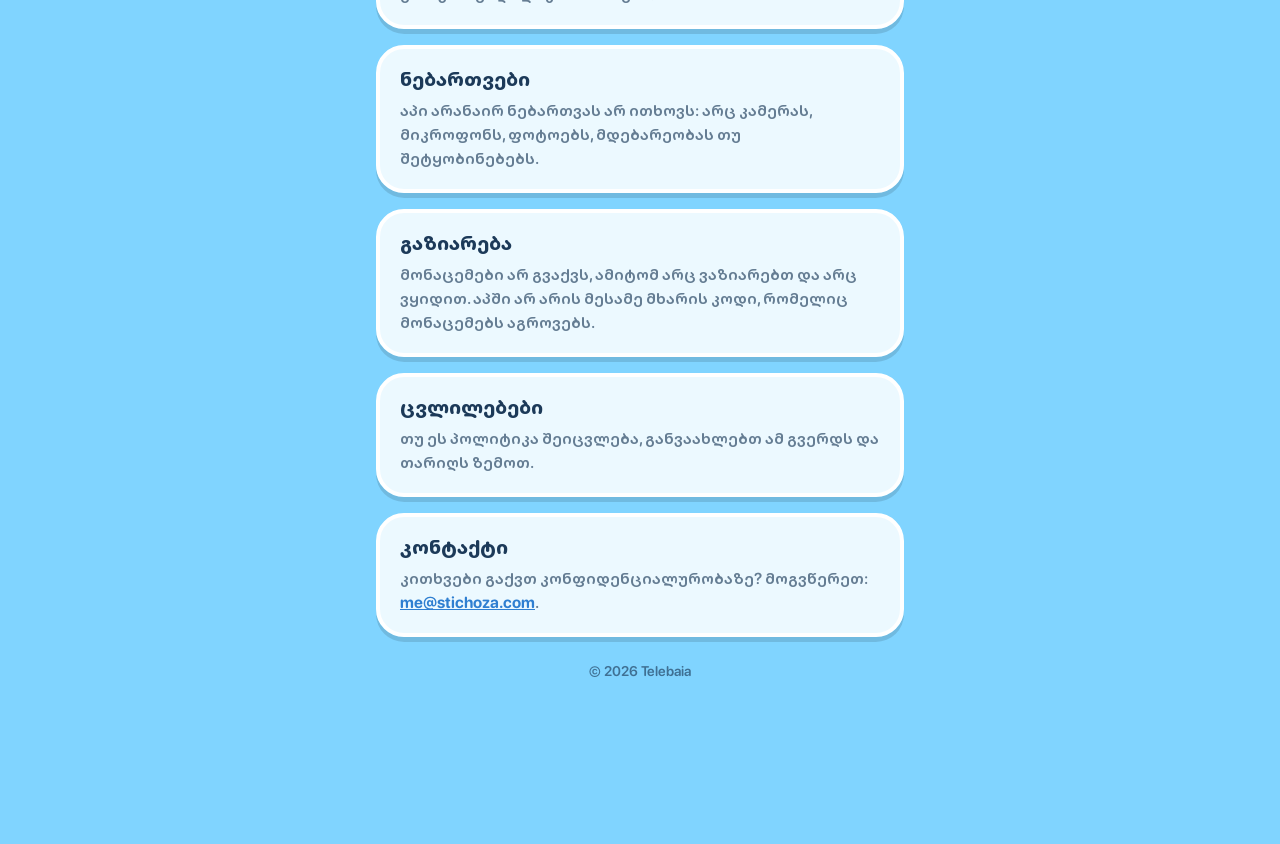
<file: privacy/index.html>
<!doctype html>
<html lang="ka">
<head>
<meta charset="utf-8">
<meta name="viewport" content="width=device-width, initial-scale=1, viewport-fit=cover">
<title>Telebaia Privacy Policy</title>
<meta name="description" content="Telebaia collects no data. Settings and free-play time stay on the device.">
<link rel="icon" type="image/png" sizes="32x32" href="../favicon-32.png">
<link rel="icon" type="image/png" sizes="256x256" href="../icon.png">
<link rel="apple-touch-icon" href="../apple-touch-icon.png">
<meta name="theme-color" content="#80d4ff">
<link rel="canonical" href="https://telebaia.ge/privacy/">
<meta property="og:type" content="website">
<meta property="og:site_name" content="Telebaia">
<meta property="og:title" content="Telebaia Privacy Policy">
<meta property="og:description" content="Telebaia collects no data. Settings and free-play time stay on the device.">
<meta property="og:url" content="https://telebaia.ge/privacy/">
<meta property="og:image" content="https://telebaia.ge/og-image.png">
<meta property="og:image:width" content="1200">
<meta property="og:image:height" content="630">
<meta property="og:image:alt" content="The Telebaia app icon: a smiling boy on the phone, on a sunny sky">
<meta property="og:locale" content="ka_GE">
<meta property="og:locale:alternate" content="en_US">
<meta name="twitter:card" content="summary_large_image">
<meta name="twitter:title" content="Telebaia Privacy Policy">
<meta name="twitter:description" content="Telebaia collects no data. Settings and free-play time stay on the device.">
<meta name="twitter:image" content="https://telebaia.ge/og-image.png">
<link rel="stylesheet" href="../fonts/fonts.css">
<style>
  :root {
    --navy: #1c3a59;
    --navy-soft: rgba(28, 58, 89, 0.65);
    --sky-top: #80d4ff;
    --sky-mid: #baedff;
    --sky-bottom: #d9f7c4;
    --sun: #ffd94d;
    --grass: #7dcf5c;
    --card: rgba(255, 255, 255, 0.85);
    --green: #3fbf5a;
  }

  /* Apple's own rounded system font first (SF Pro Rounded); elsewhere the embedded copies in fonts/. */
  * { box-sizing: border-box; font-family: ui-rounded, "Telebaia Rounded"; }

  html { background: var(--sky-top); }

  body {
    margin: 0;
    min-height: 100vh;
    color: var(--navy);
    background: linear-gradient(to bottom, var(--sky-top), var(--sky-mid) 55%, var(--sky-bottom));
    background-attachment: fixed;
    -webkit-font-smoothing: antialiased;
    overflow-x: hidden;
  }

  /* Scenery, fixed behind the page like the app's CandySkyBackground. */
  .sky { position: fixed; inset: 0; pointer-events: none; z-index: 0; }
  .cloud { position: absolute; width: var(--w); height: calc(var(--w) * 0.31); opacity: 0.9; }
  .cloud::before, .cloud::after, .cloud span {
    content: ""; position: absolute; background: #fff; border-radius: 999px;
  }
  .cloud span { left: 0; right: 0; bottom: 0; height: 70%; }
  .cloud::before { width: 29%; aspect-ratio: 1; left: 22%; top: 0; }
  .cloud::after { width: 35%; aspect-ratio: 1; left: 42%; top: -12%; }
  .c1 { --w: min(42vw, 260px); left: -6vw; top: 9vh; }
  .c2 { --w: min(32vw, 200px); right: -8vw; top: 40vh; }
  .c3 { --w: min(26vw, 160px); left: 12vw; top: 64vh; }
  .sun {
    position: absolute; width: min(38vw, 260px); aspect-ratio: 1; border-radius: 50%;
    right: calc(min(38vw, 260px) * -0.45); bottom: 2vh;
    background: var(--sun); box-shadow: 0 0 48px rgba(255, 217, 77, 0.6);
  }
  .grass {
    position: absolute; left: -30vw; right: -30vw; bottom: -8vh; height: 16vh;
    background: var(--grass); border-radius: 50%;
  }

  main {
    position: relative; z-index: 1;
    max-width: 560px; margin: 0 auto;
    padding: 80px 16px 18vh;
  }

  header { display: flex; align-items: center; gap: 16px; margin-bottom: 28px; }
  header img {
    width: 72px; height: 72px; border-radius: 18px; flex: none;
    border: 4px solid #fff; box-shadow: 0 4px 0 rgba(0, 0, 0, 0.18);
  }
  .brand { font-size: 22px; font-weight: 900; color: inherit; text-decoration: none; }
  .home { display: block; flex: none; }
  h1 { font-size: clamp(26px, 7vw, 34px); font-weight: 900; line-height: 1.1; margin: 0; overflow-wrap: anywhere; }
  /* კონფიდენციალურობის is one long word: small enough to fit a phone unbroken. */
  h1:lang(ka) { font-size: clamp(22px, 6.2vw, 34px); }
  .updated { font-size: 15px; font-weight: 600; color: var(--navy-soft); margin: 4px 0 0; }

  /* Pinned to the window's top-right corner, outside the centered column. */
  .langs { position: absolute; top: 16px; right: 16px; z-index: 2; display: flex; gap: 8px; }
  .langs button {
    font: inherit; font-size: 16px; font-weight: 800; color: var(--navy);
    display: flex; align-items: center; gap: 8px;
    padding: 5px 18px 5px 5px; border-radius: 999px; cursor: pointer;
    background: var(--card); border: 3px solid #fff;
    box-shadow: 0 3px 0 rgba(0, 0, 0, 0.12);
  }
  .langs button[aria-pressed="true"] { background: var(--green); color: #fff; }
  .langs button:active { transform: scale(0.95); }
  /* The flag in a white ring, like the app's language pills. */
  .langs img { width: 28px; height: 28px; padding: 2px; border-radius: 50%; background: #fff; }

  .card {
    background: var(--card); border: 4px solid #fff; border-radius: 28px;
    box-shadow: 0 5px 0 rgba(0, 0, 0, 0.12);
    padding: 18px 20px; margin-bottom: 16px;
  }
  .card.summary { background: #fff; }
  h2 { font-size: 20px; font-weight: 800; margin: 0 0 8px; }
  p, li { font-size: 16px; font-weight: 600; line-height: 1.5; color: var(--navy-soft); margin: 0 0 8px; }
  .summary p { font-size: 18px; color: var(--navy); }
  p:last-child, li:last-child { margin-bottom: 0; }
  ul { margin: 0 0 8px; padding-left: 20px; }
  a { color: #2f7fd1; font-weight: 700; }

  .note { text-align: center; font-size: 14px; font-weight: 600; color: var(--navy-soft); margin-top: 24px; }

  /* Without JavaScript both languages show, one after the other. */
  .js [data-lang]:not(.active) { display: none; }
  html:not(.js) .lang + .lang { margin-top: 40px; }
</style>
</head>
<body>
<div class="sky" aria-hidden="true">
  <div class="cloud c1"><span></span></div>
  <div class="cloud c2"><span></span></div>
  <div class="cloud c3"><span></span></div>
  <div class="sun"></div>
  <div class="grass"></div>
</div>

<div class="langs" role="group" aria-label="Language">
  <button type="button" data-set-lang="en" aria-pressed="false"><img src="../img/flag-en.svg" alt="">English</button>
  <button type="button" data-set-lang="ka" aria-pressed="true"><img src="../img/flag-ka.svg" alt="">ქართული</button>
</div>

<main>
  <header>
    <a href="../" class="home"><img src="../icon.png" alt=""></a>
    <div>
      <a href="../" class="brand">Telebaia</a>
    </div>
  </header>


  <!-- English -->
  <section class="lang" data-lang="en" lang="en">
    <h1>Privacy Policy</h1>
    <p class="updated">Last updated: November 10, 2026</p>
    <br>

    <div class="card summary">
      <p><strong>Telebaia collects no data.</strong> Nothing about your child or you leaves the device.</p>
    </div>

    <div class="card">
      <h2>What we collect</h2>
      <p>Nothing. Telebaia has no accounts and doesn't ask for names, ages, photos, voice recordings, location, contacts or device identifiers.</p>
      <p>The app has no analytics, crash reporting, advertising or tracking of any kind, and it doesn't connect to the internet, except to the App Store when you buy or restore the full version.</p>
    </div>

    <div class="card">
      <h2>What stays on the device</h2>
      <p>To work, the app stores a few things on the device only:</p>
      <ul>
        <li>your settings, such as the language, calm mode, hint text and each app's options;</li>
        <li>how much of the daily free play each app has used;</li>
        <li>whether the full version is unlocked (kept by iOS and the App Store).</li>
      </ul>
      <p>We can't see this information. It's deleted when you delete the app.</p>
    </div>

    <div class="card">
      <h2>Purchases</h2>
      <p>The full version is a one-time In-App Purchase handled entirely by Apple. We never see your payment details or your Apple Account. Apple only gives us sales reports that don't identify anyone. See <a href="https://www.apple.com/legal/privacy/">Apple's Privacy Policy</a>.</p>
    </div>

    <div class="card">
      <h2>Children</h2>
      <p>Telebaia is made for children aged about 1 to 6. Because it collects no personal information from anyone, it collects none from children. There are no ads, chats or links for children to follow. The only links (Terms of Use and this policy) are on the full version purchase screen, which opens only through a slide-to-unlock control meant for parents.</p>
    </div>

    <div class="card">
      <h2>Permissions</h2>
      <p>The app asks for no permissions: no camera, microphone, photos, location or notifications.</p>
    </div>

    <div class="card">
      <h2>Sharing</h2>
      <p>We have no data, so we share or sell none. The app contains no third-party code that collects data.</p>
    </div>

    <div class="card">
      <h2>Changes</h2>
      <p>If this policy changes, we'll update this page and the date at the top.</p>
    </div>

    <div class="card">
      <h2>Contact</h2>
      <p>Questions about privacy? Contact <a href="mailto:me@stichoza.com">me@stichoza.com</a>.</p>
    </div>
  </section>

  <!-- Georgian -->
  <section class="lang active" data-lang="ka" lang="ka">
    <h1>კონფიდენციალურობის პოლიტიკა</h1>
    <p class="updated">ბოლო განახლება: 10 ნოემბერი, 2026</p>
    <br>

    <div class="card summary">
      <p><strong>ტელებაია არანაირ მონაცემს არ აგროვებს.</strong> არაფერი თქვენს ან თქვენი შვილის შესახებ მოწყობილობას არ ტოვებს.</p>
    </div>

    <div class="card">
      <h2>რას ვაგროვებთ</h2>
      <p>არაფერს. ტელებაიაში ანგარიში არ იქმნება და აპი არ ითხოვს სახელს, ასაკს, ფოტოს, ხმის ჩანაწერს, მდებარეობას, კონტაქტებს ან მოწყობილობის იდენტიფიკატორს.</p>
      <p>აპში არ არის ანალიტიკა, რეკლამა ან რაიმე სახის მონიტორინგი. აპი ინტერნეტს არ უკავშირდება, გარდა App Store-ისა, როცა სრულ ვერსიას ყიდულობთ ან აღადგენთ.</p>
    </div>

    <div class="card">
      <h2>რა რჩება მოწყობილობაზე</h2>
      <p>მუშაობისთვის აპი რამდენიმე რამეს მხოლოდ მოწყობილობაზე ინახავს:</p>
      <ul>
        <li>თქვენს პარამეტრებს: ენას, მშვიდ რეჟიმს, ტექსტს და თითოეული აპის პარამეტრებს;</li>
        <li>დღიური უფასო თამაშის დროიდან რამდენი გამოიყენა თითოეულმა აპმა;</li>
        <li>გახსნილია თუ არა სრული ვერსია (ამას iOS და App Store ინახავს).</li>
      </ul>
      <p>ამ ინფორმაციას ჩვენ ვერ ვხედავთ. აპის წაშლისას ისიც იშლება.</p>
    </div>

    <div class="card">
      <h2>შესყიდვები</h2>
      <p>სრული ვერსია ერთჯერადი შესყიდვაა აპის შიგნით და მას მთლიანად Apple ამუშავებს. თქვენს საგადახდო მონაცემებს და Apple-ის ანგარიშს ჩვენ ვერასდროს ვხედავთ. Apple გვაწვდის მხოლოდ ინფორმაციას ყიდვაზე, საიდანაც ვინმეს ინდენტიფიცირება შეუძლებელია. იხილეთ <a href="https://www.apple.com/legal/privacy/">Apple-ის კონფიდენციალურობის პოლიტიკა</a>.</p>
    </div>

    <div class="card">
      <h2>ბავშვები</h2>
      <p>ტელებაია შექმნილია დაახლოებით 1-დან 6 წლამდე ბავშვებისთვის. რადგან აპი არავისგან აგროვებს პირად ინფორმაციას, არც ბავშვებისგან აგროვებს. აპში არ არის რეკლამა, ჩატი ან ბმულები, რომლებზეც ბავშვი გადავა. ერთადერთი ბმულები (პირობები და ეს პოლიტიკა) სრული ვერსიის შესყიდვის გვერდზეა, რომელიც მხოლოდ მშობლებისთვის განკუთვნილი „გასახსნელად გაასვაიპე“ ღილაკით იხსნება.</p>
    </div>

    <div class="card">
      <h2>ნებართვები</h2>
      <p>აპი არანაირ ნებართვას არ ითხოვს: არც კამერას, მიკროფონს, ფოტოებს, მდებარეობას თუ შეტყობინებებს.</p>
    </div>

    <div class="card">
      <h2>გაზიარება</h2>
      <p>მონაცემები არ გვაქვს, ამიტომ არც ვაზიარებთ და არც ვყიდით. აპში არ არის მესამე მხარის კოდი, რომელიც მონაცემებს აგროვებს.</p>
    </div>

    <div class="card">
      <h2>ცვლილებები</h2>
      <p>თუ ეს პოლიტიკა შეიცვლება, განვაახლებთ ამ გვერდს და თარიღს ზემოთ.</p>
    </div>

    <div class="card">
      <h2>კონტაქტი</h2>
      <p>კითხვები გაქვთ კონფიდენციალურობაზე? მოგვწერეთ: <a href="mailto:me@stichoza.com">me@stichoza.com</a>.</p>
    </div>
  </section>

  <p class="note">© 2026 Telebaia</p>
</main>

<script>
  (function () {
    document.documentElement.classList.add("js");
    var buttons = document.querySelectorAll("[data-set-lang]");
    var sections = document.querySelectorAll("section[data-lang]");

    function show(lang) {
      sections.forEach(function (s) { s.classList.toggle("active", s.dataset.lang === lang); });
      buttons.forEach(function (b) { b.setAttribute("aria-pressed", String(b.dataset.setLang === lang)); });
      document.documentElement.lang = lang;
      document.querySelectorAll("a.home, a.brand").forEach(function (a) { a.setAttribute("href", "../?lang=" + lang); });
      document.title = lang === "ka" ? "ტელებაია: კონფიდენციალურობის პოლიტიკა" : "Telebaia Privacy Policy";
    }

    buttons.forEach(function (b) {
      b.addEventListener("click", function () {
        show(b.dataset.setLang);
        var url = new URL(location.href);
        url.searchParams.set("lang", b.dataset.setLang);
        history.replaceState(null, "", url);
      });
    });

    // ?lang=en shows English; ?lang=ka, no lang or anything else shows Georgian.
    var lang = (new URLSearchParams(location.search).get("lang") || "").toLowerCase();
    show(lang === "en" ? "en" : "ka");
  })();
</script>
</body>
</html>
</file>
<file: fonts/fonts.css>
/* The app's fonts: SF Pro Rounded (Latin) and SF Georgian Rounded, self-hosted as woff2
   subsets so every platform sees the same letters as the app and the site makes no
   third-party requests. Both are under one family name; unicode-range picks the file.
   Every weight is its own face (the Georgian one reuses the variable file): a 600–900 range
   on the Georgian face made Chrome pick it for Latin text at 800 and 900. */

@font-face {
  font-family: 'Telebaia Rounded';
  font-style: normal;
  font-weight: 600;
  font-display: swap;
  src: url(sf-georgian-rounded.woff2) format('woff2');
  unicode-range: U+0589, U+10A0-10FF, U+1C90-1CBF, U+2D00-2D2F;
}

@font-face {
  font-family: 'Telebaia Rounded';
  font-style: normal;
  font-weight: 700;
  font-display: swap;
  src: url(sf-georgian-rounded.woff2) format('woff2');
  unicode-range: U+0589, U+10A0-10FF, U+1C90-1CBF, U+2D00-2D2F;
}

@font-face {
  font-family: 'Telebaia Rounded';
  font-style: normal;
  font-weight: 800;
  font-display: swap;
  src: url(sf-georgian-rounded.woff2) format('woff2');
  unicode-range: U+0589, U+10A0-10FF, U+1C90-1CBF, U+2D00-2D2F;
}

@font-face {
  font-family: 'Telebaia Rounded';
  font-style: normal;
  font-weight: 900;
  font-display: swap;
  src: url(sf-georgian-rounded.woff2) format('woff2');
  unicode-range: U+0589, U+10A0-10FF, U+1C90-1CBF, U+2D00-2D2F;
}

@font-face {
  font-family: 'Telebaia Rounded';
  font-style: normal;
  font-weight: 600;
  font-display: swap;
  src: url(sf-pro-rounded-600.woff2) format('woff2');
  unicode-range: U+0000-00FF, U+0131, U+0152-0153, U+02C6, U+02DA, U+02DC, U+2000-206F, U+20AC, U+2122, U+2190-2193, U+2212, U+FEFF, U+FFFD;
}

@font-face {
  font-family: 'Telebaia Rounded';
  font-style: normal;
  font-weight: 700;
  font-display: swap;
  src: url(sf-pro-rounded-700.woff2) format('woff2');
  unicode-range: U+0000-00FF, U+0131, U+0152-0153, U+02C6, U+02DA, U+02DC, U+2000-206F, U+20AC, U+2122, U+2190-2193, U+2212, U+FEFF, U+FFFD;
}

@font-face {
  font-family: 'Telebaia Rounded';
  font-style: normal;
  font-weight: 800;
  font-display: swap;
  src: url(sf-pro-rounded-800.woff2) format('woff2');
  unicode-range: U+0000-00FF, U+0131, U+0152-0153, U+02C6, U+02DA, U+02DC, U+2000-206F, U+20AC, U+2122, U+2190-2193, U+2212, U+FEFF, U+FFFD;
}

@font-face {
  font-family: 'Telebaia Rounded';
  font-style: normal;
  font-weight: 900;
  font-display: swap;
  src: url(sf-pro-rounded-900.woff2) format('woff2');
  unicode-range: U+0000-00FF, U+0131, U+0152-0153, U+02C6, U+02DA, U+02DC, U+2000-206F, U+20AC, U+2122, U+2190-2193, U+2212, U+FEFF, U+FFFD;
}
</file>
